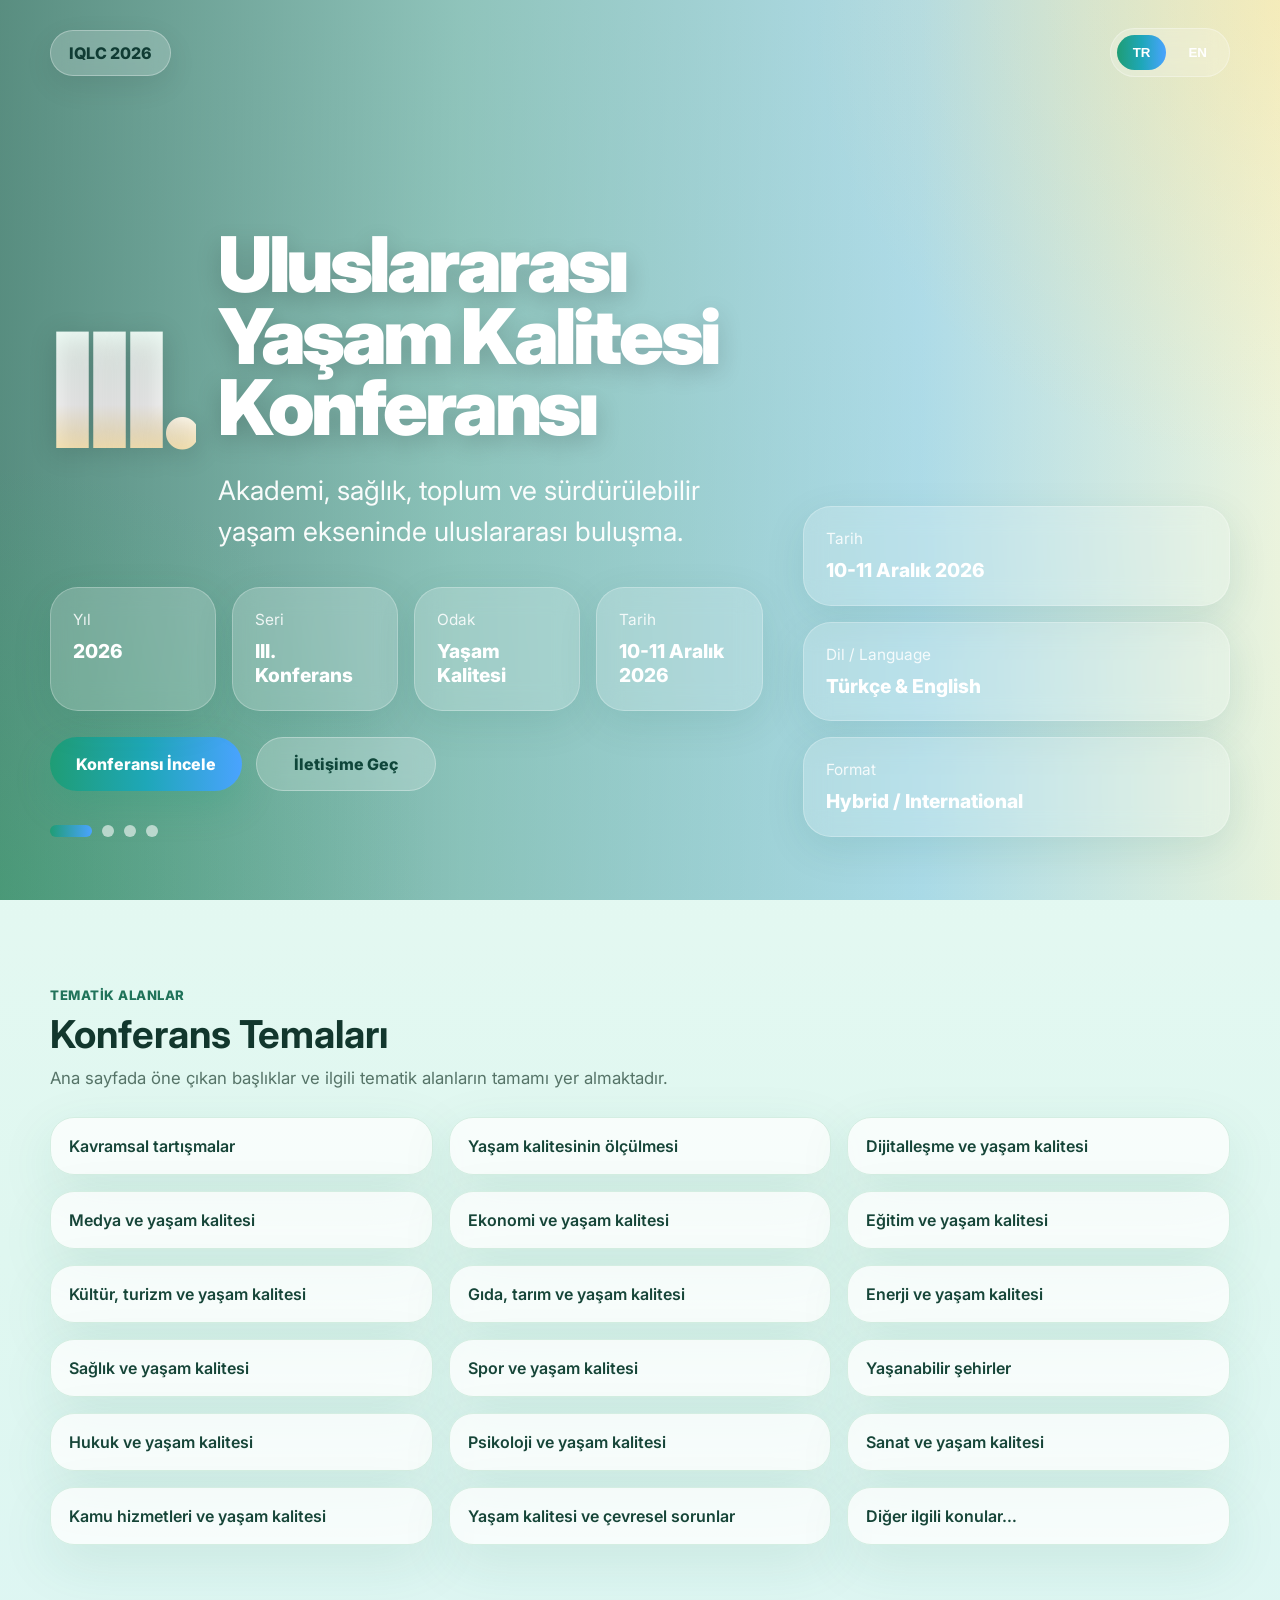
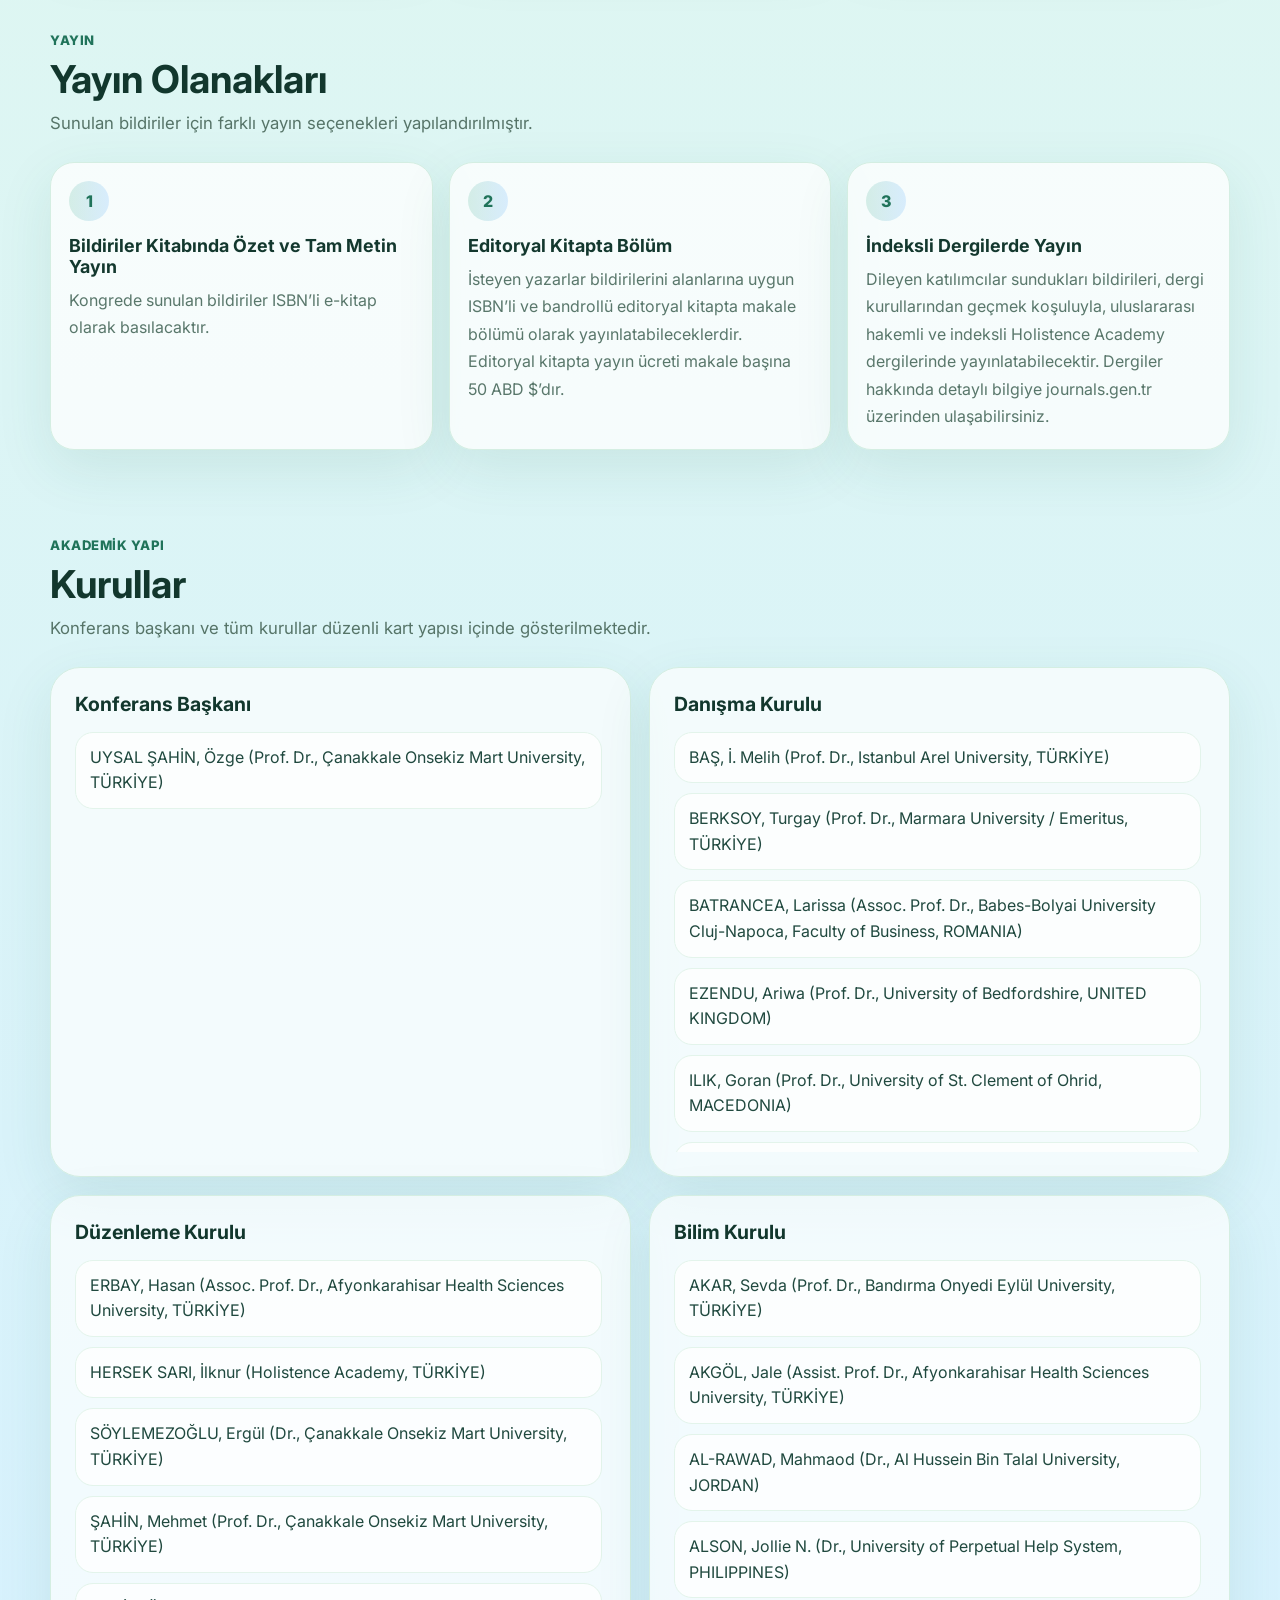
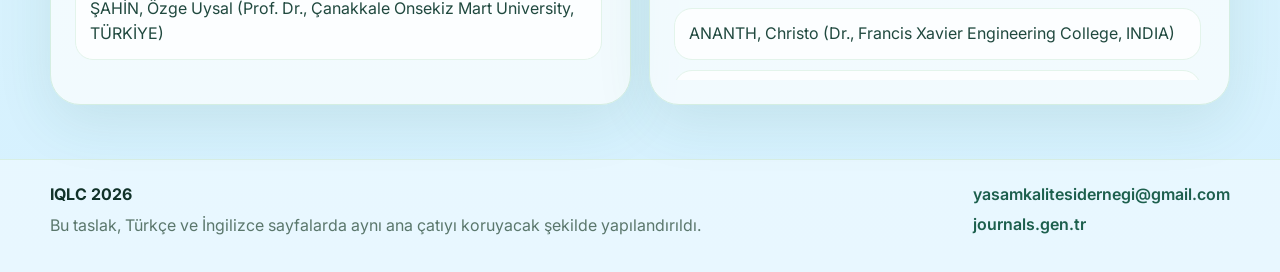
<file: index.html>
<!DOCTYPE html>
<html lang="tr">
<head>
  <meta charset="UTF-8" />
  <meta name="viewport" content="width=device-width, initial-scale=1.0" />
  <title>IQLC 2026 | Uluslararası Yaşam Kalitesi Konferansı</title>
  <meta name="description" content="Uluslararası Yaşam Kalitesi Konferansı 2026 resmi sayfası" />
  <link rel="preconnect" href="https://fonts.googleapis.com">
  <link rel="preconnect" href="https://fonts.gstatic.com" crossorigin>
  <link href="https://fonts.googleapis.com/css2?family=Inter:wght@400;500;600;700;800;900&display=swap" rel="stylesheet">
  <link rel="stylesheet" href="styles.css" />
</head>
<body>
  <header class="site-header" id="top">
    <div class="hero-slider">
      <div class="hero-slide active" style="background-image:url('https://images.unsplash.com/photo-1500530855697-b586d89ba3ee?auto=format&fit=crop&w=1800&q=80')"></div>
      <div class="hero-slide" style="background-image:url('https://images.unsplash.com/photo-1493246318656-5bfd4cfb29b8?auto=format&fit=crop&w=1800&q=80')"></div>
      <div class="hero-slide" style="background-image:url('https://images.unsplash.com/photo-1470770841072-f978cf4d019e?auto=format&fit=crop&w=1800&q=80')"></div>
      <div class="hero-slide" style="background-image:url('https://images.unsplash.com/photo-1507525428034-b723cf961d3e?auto=format&fit=crop&w=1800&q=80')"></div>
      <div class="hero-overlay"></div>
      <div class="hero-glow"></div>
    </div>

    <nav class="topbar container">
      <div class="badge">IQLC 2026</div>
      <div class="topbar-actions">
        <div class="lang-switch" aria-label="Language switcher">
          <button class="lang-btn active" data-lang-btn="tr">TR</button>
          <button class="lang-btn" data-lang-btn="en">EN</button>
        </div>
      </div>
    </nav>

    <div class="hero-content container">
      <div class="hero-main">
        <div class="hero-title-wrap">
          <div class="hero-roman">III.</div>
          <div class="hero-title-block">
            <h1 data-i18n="hero.title">Uluslararası Yaşam Kalitesi Konferansı</h1>
            <p class="hero-subtitle" data-i18n="hero.subtitle">Akademi, sağlık, toplum ve sürdürülebilir yaşam ekseninde uluslararası buluşma.</p>
          </div>
        </div>

        <div class="hero-info-grid">
          <div class="info-card">
            <span class="info-label" data-i18n="hero.year">Yıl</span>
            <strong class="info-value">2026</strong>
          </div>
          <div class="info-card">
            <span class="info-label" data-i18n="hero.series">Seri</span>
            <strong class="info-value" data-i18n="hero.seriesValue">III. Konferans</strong>
          </div>
          <div class="info-card">
            <span class="info-label" data-i18n="hero.focus">Odak</span>
            <strong class="info-value" data-i18n="hero.focusValue">Yaşam Kalitesi</strong>
          </div>
          <div class="info-card">
            <span class="info-label" data-i18n="hero.date">Tarih</span>
            <strong class="info-value" data-i18n="hero.dateValue">10-11 Aralık 2026</strong>
          </div>
        </div>

        <div class="hero-buttons">
          <a href="#themes" class="btn btn-primary" data-i18n="hero.primaryBtn">Konferansı İncele</a>
          <a href="#contact" class="btn btn-secondary" data-i18n="hero.secondaryBtn">İletişime Geç</a>
        </div>

        <div class="slider-dots" aria-label="Hero slides">
          <button class="dot active" data-slide="0" aria-label="slide 1"></button>
          <button class="dot" data-slide="1" aria-label="slide 2"></button>
          <button class="dot" data-slide="2" aria-label="slide 3"></button>
          <button class="dot" data-slide="3" aria-label="slide 4"></button>
        </div>
      </div>

      <div class="hero-side">
        <div class="side-card">
          <div class="side-card-label" data-i18n="hero.date">Tarih</div>
          <div class="side-card-value" data-i18n="hero.dateValue">10-11 Aralık 2026</div>
        </div>
        <div class="side-card">
          <div class="side-card-label">Dil / Language</div>
          <div class="side-card-value">Türkçe & English</div>
        </div>
        <div class="side-card">
          <div class="side-card-label">Format</div>
          <div class="side-card-value">Hybrid / International</div>
        </div>
      </div>
    </div>
  </header>

  <main>
    <section class="section container" id="themes">
      <div class="section-heading">
        <span class="section-kicker" data-i18n="themes.kicker">Tematik Alanlar</span>
        <h2 data-i18n="themes.title">Konferans Temaları</h2>
        <p data-i18n="themes.desc">Ana sayfada öne çıkan başlıklar ve ilgili tematik alanların tamamı yer almaktadır.</p>
      </div>
      <div class="cards-grid topics-grid" id="themesGrid"></div>
    </section>

    <section class="section container" id="publications">
      <div class="section-heading">
        <span class="section-kicker" data-i18n="pubs.kicker">Yayın</span>
        <h2 data-i18n="pubs.title">Yayın Olanakları</h2>
        <p data-i18n="pubs.desc">Sunulan bildiriler için farklı yayın seçenekleri yapılandırılmıştır.</p>
      </div>
      <div class="cards-grid publication-grid" id="publicationGrid"></div>
    </section>

    <section class="section container" id="boards">
      <div class="section-heading">
        <span class="section-kicker" data-i18n="boards.kicker">Akademik Yapı</span>
        <h2 data-i18n="boards.title">Kurullar</h2>
        <p data-i18n="boards.desc">Konferans başkanı ve tüm kurullar düzenli kart yapısı içinde gösterilmektedir.</p>
      </div>

      <div class="boards-layout">
        <div class="board-card compact">
          <h3 data-i18n="boards.president">Konferans Başkanı</h3>
          <div class="board-list" id="presidentList"></div>
        </div>
        <div class="board-card">
          <h3 data-i18n="boards.advisory">Danışma Kurulu</h3>
          <div class="board-list" id="advisoryList"></div>
        </div>
        <div class="board-card">
          <h3 data-i18n="boards.organizing">Düzenleme Kurulu</h3>
          <div class="board-list" id="organizingList"></div>
        </div>
        <div class="board-card">
          <h3 data-i18n="boards.scientific">Bilim Kurulu</h3>
          <div class="board-list" id="scientificList"></div>
        </div>
      </div>
    </section>
  </main>

  <footer class="site-footer" id="contact">
    <div class="container footer-inner">
      <div>
        <strong>IQLC 2026</strong>
        <p data-i18n="footer.note">Bu taslak, Türkçe ve İngilizce sayfalarda aynı ana çatıyı koruyacak şekilde yapılandırıldı.</p>
      </div>
      <div class="footer-links">
        <a href="mailto:yasamkalitesidernegi@gmail.com">yasamkalitesidernegi@gmail.com</a>
        <a href="https://journals.gen.tr/" target="_blank" rel="noopener">journals.gen.tr</a>
      </div>
    </div>
  </footer>

  <script src="script.js"></script>
</body>
</html>
</file>
<file: styles.css>
*{
  box-sizing:border-box;
}
:root{
  --bg-1:#eefbf4;
  --bg-2:#dff7f0;
  --bg-3:#d6f1ff;
  --text:#113229;
  --muted:#42665c;
  --card:#ffffffbc;
  --card-strong:#ffffffd6;
  --white:#fff;
  --border:#d4eee2;
  --primary:#1f9d75;
  --primary-2:#1ea7b8;
  --primary-3:#4aa3ff;
  --accent:#f4c55f;
  --shadow:0 18px 55px rgba(28,103,81,.10);
}
html{
  scroll-behavior:smooth;
}
body{
  margin:0;
  font-family:"Inter",system-ui,-apple-system,BlinkMacSystemFont,"Segoe UI",sans-serif;
  color:var(--text);
  background:linear-gradient(180deg,var(--bg-1) 0%,var(--bg-2) 36%,var(--bg-3) 100%);
}
a{
  color:inherit;
  text-decoration:none;
}
.container{
  width:min(1180px, calc(100% - 32px));
  margin:0 auto;
}
.site-header{
  position:relative;
  min-height:100vh;
  overflow:hidden;
}
.hero-slider,
.hero-slide,
.hero-overlay,
.hero-glow{
  position:absolute;
  inset:0;
}
.hero-slide{
  background-size:cover;
  background-position:center;
  opacity:0;
  transform:scale(1.03);
  transition:opacity 1.2s ease, transform 6s ease;
}
.hero-slide.active{
  opacity:1;
  transform:scale(1);
}
.hero-overlay{
  background:
    linear-gradient(90deg, rgba(12,85,68,.66) 0%, rgba(22,125,114,.44) 36%, rgba(35,148,205,.30) 72%, rgba(255,210,100,.15) 100%);
}
.hero-glow{
  background:
    radial-gradient(circle at top right, rgba(255,214,102,.30), transparent 30%),
    radial-gradient(circle at bottom left, rgba(34,197,94,.22), transparent 28%);
}
.topbar{
  position:relative;
  z-index:3;
  display:flex;
  justify-content:space-between;
  align-items:center;
  padding:28px 0 8px;
}
.badge{
  display:inline-flex;
  align-items:center;
  gap:8px;
  border:1px solid rgba(255,255,255,.30);
  background:rgba(255,255,255,.20);
  color:#103c34;
  padding:12px 18px;
  border-radius:999px;
  font-weight:800;
  backdrop-filter:blur(10px);
  box-shadow:0 10px 30px rgba(0,0,0,.08);
}
.lang-switch{
  display:flex;
  gap:6px;
  border:1px solid rgba(255,255,255,.30);
  background:rgba(255,255,255,.20);
  padding:6px;
  border-radius:999px;
  backdrop-filter:blur(10px);
}
.lang-btn{
  border:none;
  background:transparent;
  color:#ffffff;
  font-weight:700;
  padding:10px 16px;
  border-radius:999px;
  cursor:pointer;
}
.lang-btn.active{
  background:linear-gradient(90deg,var(--primary),var(--primary-2),var(--primary-3));
  color:#fff;
}
.hero-content{
  position:relative;
  z-index:3;
  display:grid;
  grid-template-columns:1.25fr .75fr;
  gap:40px;
  align-items:end;
  min-height:calc(100vh - 92px);
  padding:18px 0 56px;
}
.hero-title-wrap{
  display:flex;
  align-items:center;
  gap:22px;
}
.hero-roman{
  flex:0 0 auto;
  font-size:clamp(5rem,15vw,10rem);
  line-height:.86;
  font-weight:900;
  letter-spacing:-.05em;
  background:linear-gradient(180deg,#f0fff8 0%, #ffffff 60%, #ffe6a8 100%);
  -webkit-background-clip:text;
  background-clip:text;
  color:transparent;
  text-shadow:0 5px 28px rgba(0,0,0,.15);
}
.hero-title-block h1{
  margin:0;
  max-width:820px;
  font-size:clamp(2.8rem,6vw,5.8rem);
  line-height:.93;
  font-weight:900;
  letter-spacing:-.045em;
  color:#fff;
  text-shadow:0 8px 24px rgba(0,0,0,.18);
}
.hero-subtitle{
  margin:26px 0 0;
  max-width:820px;
  font-size:clamp(1.15rem,2.1vw,2rem);
  line-height:1.55;
  color:rgba(255,255,255,.95);
}
.hero-info-grid{
  display:grid;
  grid-template-columns:repeat(4, minmax(0,1fr));
  gap:16px;
  margin-top:34px;
}
.info-card, .side-card{
  border:1px solid rgba(255,255,255,.25);
  background:rgba(255,255,255,.18);
  border-radius:28px;
  padding:22px;
  box-shadow:0 12px 40px rgba(14,88,72,.10);
  backdrop-filter:blur(12px);
}
.info-label, .side-card-label{
  display:block;
  color:rgba(255,255,255,.86);
  font-size:.96rem;
}
.info-value, .side-card-value{
  display:block;
  margin-top:10px;
  color:#fff;
  font-size:clamp(1.1rem,1.5vw,1.8rem);
  line-height:1.28;
  font-weight:800;
}
.hero-buttons{
  display:flex;
  flex-wrap:wrap;
  gap:14px;
  margin-top:26px;
}
.btn{
  display:inline-flex;
  align-items:center;
  justify-content:center;
  min-width:180px;
  border-radius:999px;
  padding:16px 26px;
  font-weight:800;
  transition:transform .2s ease, box-shadow .2s ease, background .2s ease;
}
.btn:hover{
  transform:translateY(-1px);
}
.btn-primary{
  color:#fff;
  background:linear-gradient(90deg,var(--primary),var(--primary-2),var(--primary-3));
  box-shadow:0 14px 36px rgba(31,157,117,.24);
}
.btn-secondary{
  color:#0f463a;
  border:1px solid rgba(255,255,255,.30);
  background:rgba(255,255,255,.22);
  backdrop-filter:blur(10px);
}
.slider-dots{
  display:flex;
  gap:10px;
  margin-top:34px;
}
.dot{
  width:12px;
  height:12px;
  border:none;
  border-radius:999px;
  background:rgba(255,255,255,.58);
  cursor:pointer;
  transition:all .25s ease;
}
.dot.active{
  width:42px;
  background:linear-gradient(90deg,var(--primary),var(--primary-3));
}
.hero-side{
  display:grid;
  gap:16px;
}
.section{
  margin-top:42px;
  padding:42px 0 0;
}
.section-heading{
  margin-bottom:24px;
}
.section-kicker{
  display:inline-block;
  color:#20735a;
  font-weight:800;
  letter-spacing:.04em;
  text-transform:uppercase;
  font-size:.82rem;
}
.section-heading h2{
  margin:10px 0 10px;
  font-size:clamp(2rem,3vw,3rem);
  line-height:1.05;
  color:#12372d;
}
.section-heading p{
  margin:0;
  max-width:860px;
  color:#567468;
  font-size:1.05rem;
  line-height:1.7;
}
.cards-grid{
  display:grid;
  gap:16px;
}
.topics-grid{
  grid-template-columns:repeat(3, minmax(0,1fr));
}
.publication-grid{
  grid-template-columns:repeat(3, minmax(0,1fr));
}
.topic-card,
.pub-card{
  border:1px solid var(--border);
  background:rgba(255,255,255,.76);
  border-radius:24px;
  padding:18px 18px;
  box-shadow:var(--shadow);
}
.topic-card{
  font-weight:600;
  color:#164538;
}
.pub-card .pub-number{
  width:40px;
  height:40px;
  display:grid;
  place-items:center;
  border-radius:999px;
  background:linear-gradient(90deg, rgba(31,157,117,.16), rgba(74,163,255,.18));
  color:#20735a;
  font-weight:800;
  margin-bottom:14px;
}
.pub-card h3{
  margin:0 0 10px;
  color:#13382e;
  font-size:1.12rem;
}
.pub-card p{
  margin:0;
  color:#59776b;
  line-height:1.72;
}
.boards-layout{
  display:grid;
  grid-template-columns:repeat(2, minmax(0,1fr));
  gap:18px;
}
.board-card{
  border:1px solid var(--border);
  background:rgba(255,255,255,.68);
  border-radius:30px;
  padding:24px;
  box-shadow:var(--shadow);
}
.board-card h3{
  margin:0 0 16px;
  color:#12372d;
  font-size:1.22rem;
}
.board-list{
  display:grid;
  gap:10px;
  max-height:420px;
  overflow:auto;
  padding-right:4px;
}
.board-item{
  border:1px solid #e3f4eb;
  background:rgba(255,255,255,.78);
  border-radius:18px;
  padding:12px 14px;
  color:#20493f;
  line-height:1.6;
}
.site-footer{
  margin-top:54px;
  padding:24px 0 34px;
  border-top:1px solid #d8efe4;
  background:rgba(255,255,255,.42);
}
.footer-inner{
  display:flex;
  justify-content:space-between;
  gap:20px;
  align-items:flex-start;
}
.footer-inner p{
  margin:8px 0 0;
  max-width:700px;
  color:#5a776c;
  line-height:1.65;
}
.footer-links{
  display:flex;
  flex-direction:column;
  gap:10px;
}
.footer-links a{
  color:#1c5f4d;
  font-weight:600;
}

@media (max-width: 1100px){
  .hero-content{
    grid-template-columns:1fr;
    gap:26px;
    padding-bottom:44px;
  }
  .hero-side{
    grid-template-columns:repeat(3, minmax(0,1fr));
  }
  .hero-info-grid,
  .topics-grid,
  .publication-grid{
    grid-template-columns:repeat(2, minmax(0,1fr));
  }
}

@media (max-width: 760px){
  .topbar{
    padding-top:20px;
  }
  .hero-title-wrap{
    align-items:flex-start;
    gap:14px;
  }
  .hero-roman{
    font-size:clamp(3.6rem, 16vw, 6.2rem);
  }
  .hero-title-block h1{
    font-size:clamp(2.2rem, 11vw, 4rem);
  }
  .hero-subtitle{
    font-size:1.1rem;
    margin-top:18px;
  }
  .hero-info-grid,
  .hero-side,
  .topics-grid,
  .publication-grid,
  .boards-layout{
    grid-template-columns:1fr;
  }
  .footer-inner{
    flex-direction:column;
  }
  .btn{
    width:100%;
  }
}
</file>
